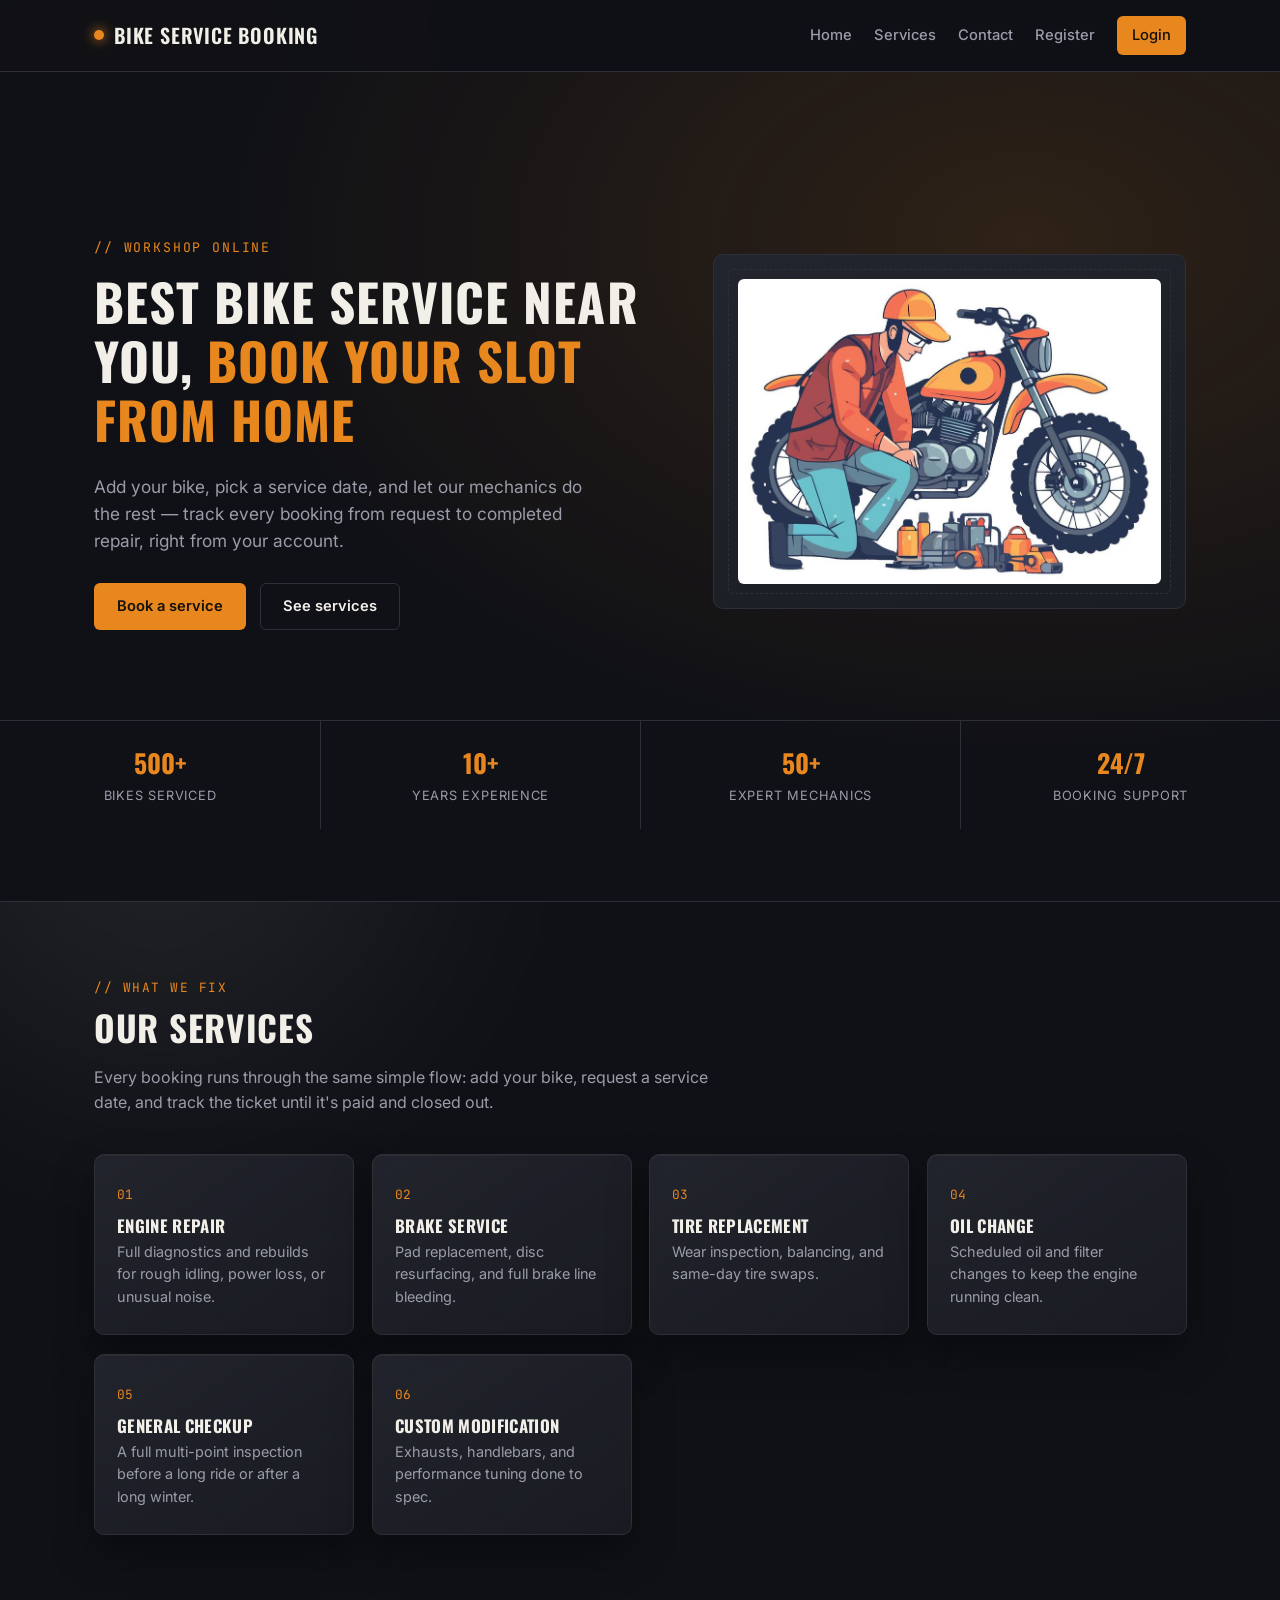
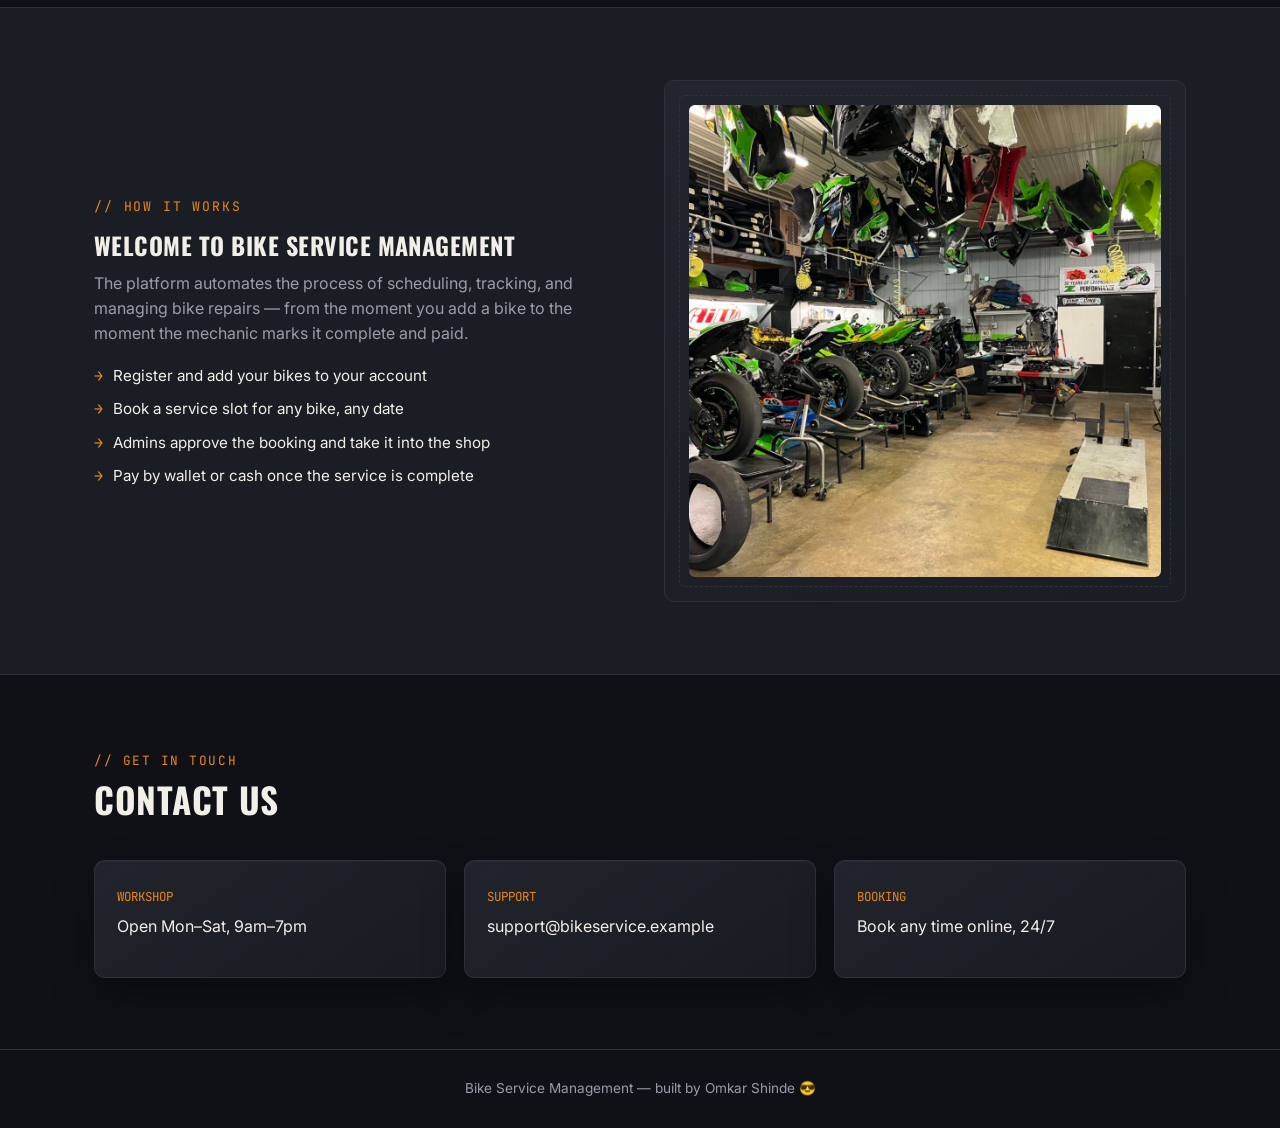
<file: frontend/index.html>
<!DOCTYPE html>
<html lang="en">
<head>
<meta charset="UTF-8" />
<meta name="viewport" content="width=device-width, initial-scale=1.0" />
<title>Bike Service Booking — Book your slot from home</title>
<link rel="preconnect" href="https://fonts.googleapis.com">
<link href="https://fonts.googleapis.com/css2?family=Oswald:wght@500;600;700&family=Inter:wght@400;500;600&family=JetBrains+Mono:wght@400;500&display=swap" rel="stylesheet">
<link rel="stylesheet" href="css/style.css" />
</head>
<body>

<header class="site-header">
  <nav class="nav">
    <a href="/index.html" class="brand"><span class="dot"></span> Bike Service Booking</a>
    <div class="nav-links" id="nav-links"></div>
  </nav>
</header>

<section class="hero">
  <div class="container">
    <div>
      <span class="hero-eyebrow">// workshop online</span>
      <h1>Best bike service near you, <span>book your slot from home</span></h1>
      <p class="lead">Add your bike, pick a service date, and let our mechanics do the rest — track every booking from request to completed repair, right from your account.</p>
      <div class="hero-actions">
        <a href="/register.html" class="btn btn-primary">Book a service</a>
        <a href="#services" class="btn btn-outline">See services</a>
      </div>
    </div>
    <div class="hero-art">
      <img src="assets/moto.jpg" alt="Bike being serviced">
    </div>
  </div>
  <div class="hero-stats">
    <div><strong>500+</strong><span>Bikes serviced</span></div>
    <div><strong>10+</strong><span>Years experience</span></div>
    <div><strong>50+</strong><span>Expert mechanics</span></div>
    <div><strong>24/7</strong><span>Booking support</span></div>
  </div>
</section>

<section id="services">
  <div class="container">
    <div class="section-head">
      <span class="kicker">// what we fix</span>
      <h2>Our services</h2>
      <p>Every booking runs through the same simple flow: add your bike, request a service date, and track the ticket until it's paid and closed out.</p>
    </div>
    <div class="services-grid">
      <div class="service-card"><span class="num">01</span><h3>Engine Repair</h3><p>Full diagnostics and rebuilds for rough idling, power loss, or unusual noise.</p></div>
      <div class="service-card"><span class="num">02</span><h3>Brake Service</h3><p>Pad replacement, disc resurfacing, and full brake line bleeding.</p></div>
      <div class="service-card"><span class="num">03</span><h3>Tire Replacement</h3><p>Wear inspection, balancing, and same-day tire swaps.</p></div>
      <div class="service-card"><span class="num">04</span><h3>Oil Change</h3><p>Scheduled oil and filter changes to keep the engine running clean.</p></div>
      <div class="service-card"><span class="num">05</span><h3>General Checkup</h3><p>A full multi-point inspection before a long ride or after a long winter.</p></div>
      <div class="service-card"><span class="num">06</span><h3>Custom Modification</h3><p>Exhausts, handlebars, and performance tuning done to spec.</p></div>
    </div>
  </div>
</section>

<section id="about" style="background:var(--bg-panel); border-top:1px solid var(--border); border-bottom:1px solid var(--border)">
  <div class="container about-grid">
    <div>
      <span class="hero-eyebrow">// how it works</span>
      <h2>Welcome to Bike Service Management</h2>
      <p>The platform automates the process of scheduling, tracking, and managing bike repairs — from the moment you add a bike to the moment the mechanic marks it complete and paid.</p>
      <ul>
        <li>Register and add your bikes to your account</li>
        <li>Book a service slot for any bike, any date</li>
        <li>Admins approve the booking and take it into the shop</li>
        <li>Pay by wallet or cash once the service is complete</li>
      </ul>
    </div>
    <div class="hero-art" style="aspect-ratio:1/1">
      <img src="assets/IMG.jpg" alt="Bike service workflow">
    </div>
  </div>
</section>

<section id="contact">
  <div class="container">
    <div class="section-head">
      <span class="kicker">// get in touch</span>
      <h2>Contact us</h2>
    </div>
    <div class="contact-grid">
      <div class="contact-card"><span class="kicker">Workshop</span><p>Open Mon–Sat, 9am–7pm</p></div>
      <div class="contact-card"><span class="kicker">Support</span><p>support@bikeservice.example</p></div>
      <div class="contact-card"><span class="kicker">Booking</span><p>Book any time online, 24/7</p></div>
    </div>
  </div>
</section>

<footer class="site-footer">
  <div class="container">Bike Service Management — built by Omkar Shinde 😎</div>
</footer>

<script src="js/api.js"></script>
</body>
</html>
</file>
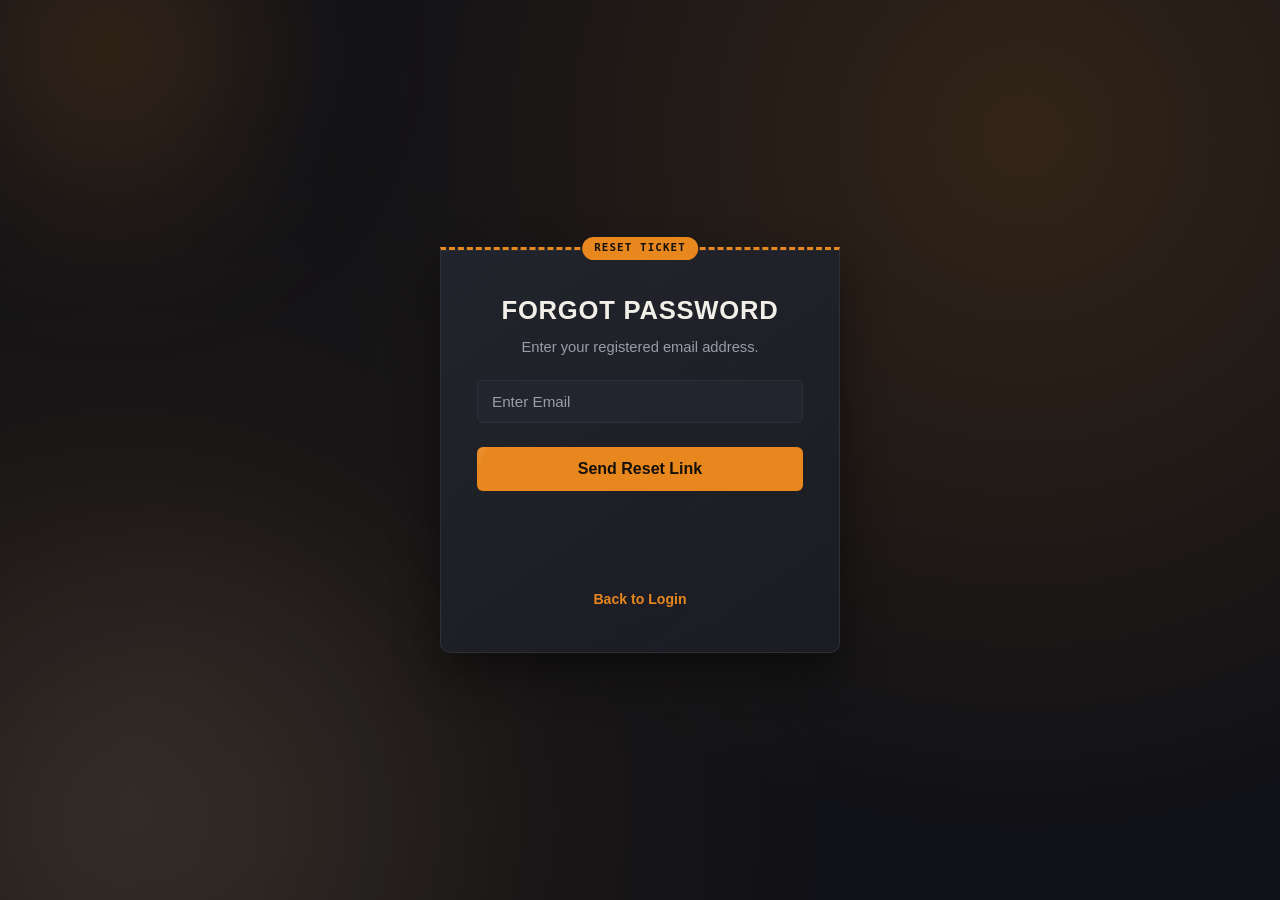
<file: frontend/forgot-password.html>
<!DOCTYPE html>
<html lang="en">

<head>
    <meta charset="UTF-8">
    <meta name="viewport" content="width=device-width, initial-scale=1.0">
    <title>Forgot Password</title>

    <link rel="stylesheet" href="css/style.css">
</head>



<body class="reset-page">

    <div class="container">

        <h2>Forgot Password</h2>

        <p>Enter your registered email address.</p>

        <input
            type="email"
            id="email"
            placeholder="Enter Email"
            required>

        <br><br>

        <button onclick="sendResetLink()">
            Send Reset Link
        </button>

        <br><br>

        <p id="message"></p>

        <a href="login.html">
            Back to Login
        </a>

    </div>

    <script src="js/forgot-password.js"></script>

</body>

</html>
</file>
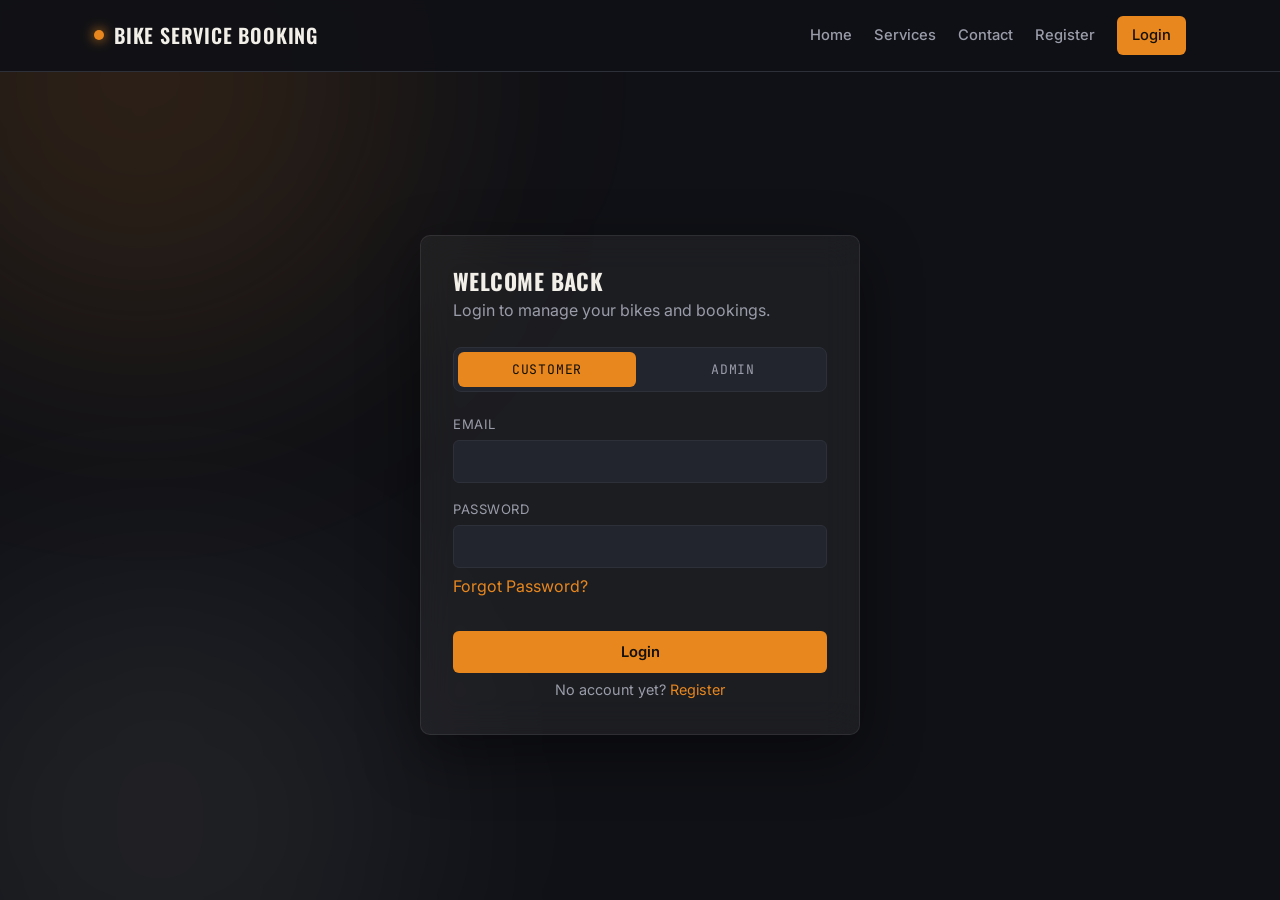
<file: frontend/login.html>
<!DOCTYPE html>
<html lang="en">
<head>
<meta charset="UTF-8" />
<meta name="viewport" content="width=device-width, initial-scale=1.0" />
<title>Login — Bike Service Booking</title>
<link rel="preconnect" href="https://fonts.googleapis.com">
<link href="https://fonts.googleapis.com/css2?family=Oswald:wght@500;600;700&family=Inter:wght@400;500;600&family=JetBrains+Mono:wght@400;500&display=swap" rel="stylesheet">
<link rel="stylesheet" href="css/style.css" />
</head>
<body>

<header class="site-header">
  <nav class="nav">
    <a href="/index.html" class="brand"><span class="dot"></span> Bike Service Booking</a>
    <div class="nav-links" id="nav-links"></div>
  </nav>
</header>

<div class="auth-wrap">
  <div class="card card-narrow">
    <h2>Welcome back</h2>
    <p class="subtitle">Login to manage your bikes and bookings.</p>

    <div class="role-toggle">
      <button type="button" class="active" data-role="customer">Customer</button>
      <button type="button" data-role="admin">Admin</button>
    </div>

    <div id="alert" class="alert"></div>

    <form id="login-form">
      <div class="field">
        <label>Email</label>
        <input type="email" name="email" required />
      </div>
      <div class="field">
        <label>Password</label>
        <input type="password" name="password" required />
        <p>
           <a href="forgot-password.html">
               Forgot Password?
           </a>
        </p>
      </div>
      <button type="submit" class="btn btn-primary btn-block" id="submit-btn">Login</button>
      <div class="form-foot">No account yet? <a href="/register.html">Register</a></div>
    </form>
  </div>
</div>

<script src="js/api.js"></script>
<script>
  let role = "customer";
  document.querySelectorAll(".role-toggle button").forEach((btn) => {
    btn.addEventListener("click", () => {
      document.querySelectorAll(".role-toggle button").forEach((b) => b.classList.remove("active"));
      btn.classList.add("active");
      role = btn.dataset.role;
    });
  });

  const form = document.getElementById("login-form");
  const alertEl = document.getElementById("alert");
  const submitBtn = document.getElementById("submit-btn");

  form.addEventListener("submit", async (e) => {
    e.preventDefault();
    alertEl.classList.remove("show");
    submitBtn.disabled = true;
    submitBtn.textContent = "Logging in…";

    const fd = new FormData(form);
    const payload = { role, email: fd.get("email"), password: fd.get("password") };

    try {
      const data = await apiFetch("/api/auth/login", { method: "POST", body: payload, auth: false });
      Session.setSession(data.access_token, data.user);
      window.location.href = role === "admin" ? "/admin/all-bookings.html" : "/customer/my-bikes.html";
    } catch (err) {
      showAlert(alertEl, err.message);
      submitBtn.disabled = false;
      submitBtn.textContent = "Login";
    }
  });
</script>
</body>
</html>
</file>
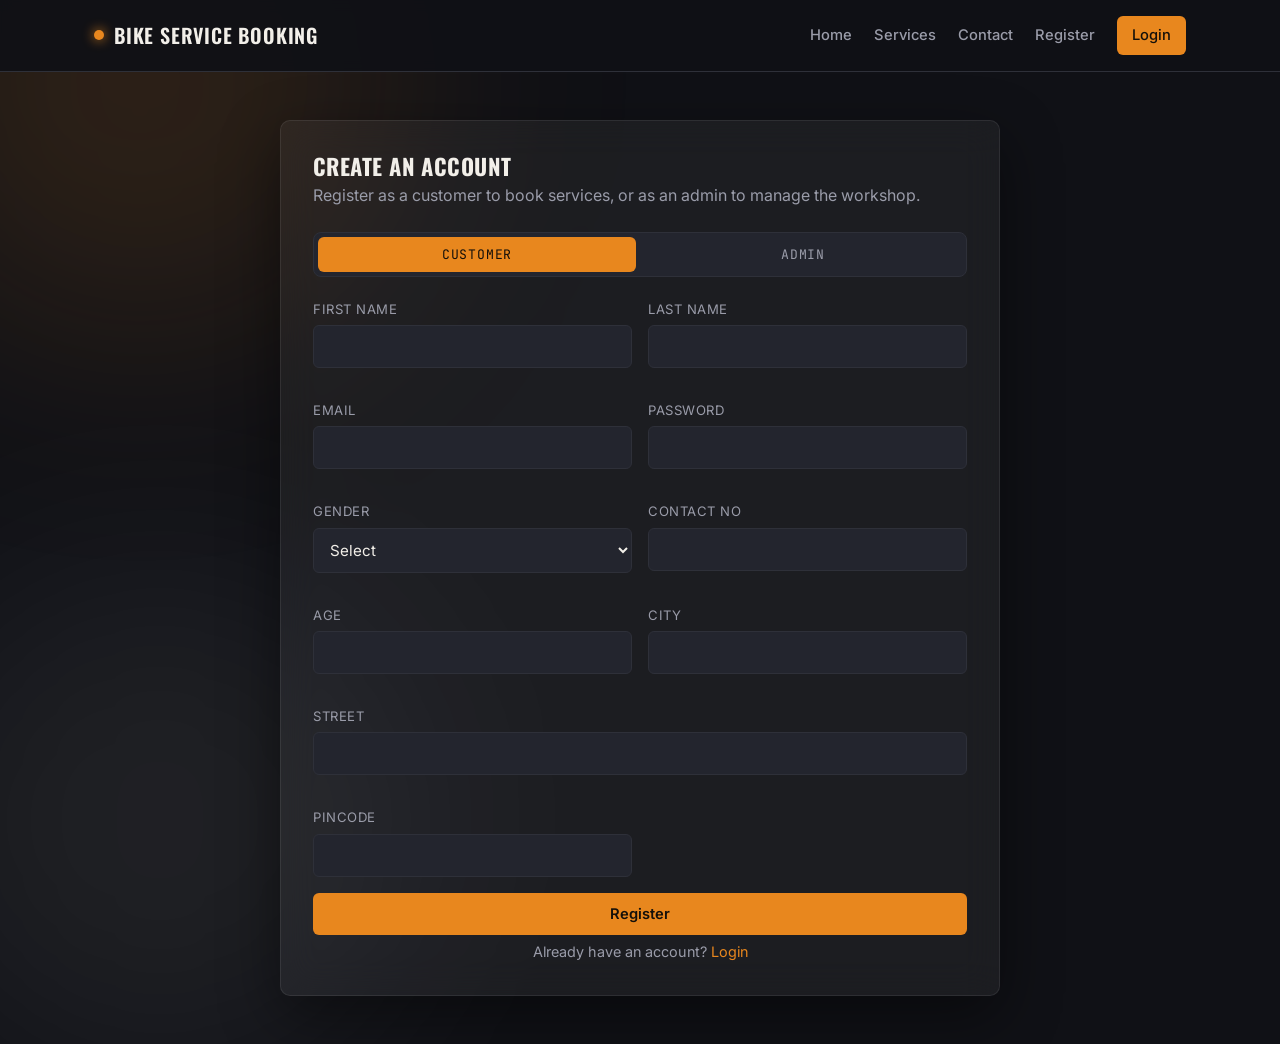
<file: frontend/register.html>
<!DOCTYPE html>
<html lang="en">
<head>
<meta charset="UTF-8" />
<meta name="viewport" content="width=device-width, initial-scale=1.0" />
<title>Register — Bike Service Booking</title>
<link rel="preconnect" href="https://fonts.googleapis.com">
<link href="https://fonts.googleapis.com/css2?family=Oswald:wght@500;600;700&family=Inter:wght@400;500;600&family=JetBrains+Mono:wght@400;500&display=swap" rel="stylesheet">
<link rel="stylesheet" href="css/style.css" />
</head>
<body>

<header class="site-header">
  <nav class="nav">
    <a href="/index.html" class="brand"><span class="dot"></span> Bike Service Booking</a>
    <div class="nav-links" id="nav-links"></div>
  </nav>
</header>

<div class="auth-wrap">
  <div class="card card-wide">
    <h2>Create an account</h2>
    <p class="subtitle">Register as a customer to book services, or as an admin to manage the workshop.</p>

    <div class="role-toggle">
      <button type="button" class="active" data-role="customer">Customer</button>
      <button type="button" data-role="admin">Admin</button>
    </div>

    <div id="alert" class="alert"></div>

    <form id="register-form">
      <div class="form-grid">
        <div class="field">
          <label>First name</label>
          <input type="text" name="first_name" required />
        </div>
        <div class="field">
          <label>Last name</label>
          <input type="text" name="last_name" required />
        </div>
        <div class="field">
          <label>Email</label>
          <input type="email" name="email" required />
        </div>
        <div class="field">
          <label>Password</label>
          <input type="password" name="password" minlength="6" required />
        </div>
        <div class="field">
          <label>Gender</label>
          <select name="gender">
            <option value="">Select</option>
            <option>Male</option>
            <option>Female</option>
            <option>Other</option>
          </select>
        </div>
        <div class="field">
          <label>Contact no</label>
          <input type="text" name="contact_no" />
        </div>
        <div class="field">
          <label>Age</label>
          <input type="number" name="age" min="1" />
        </div>
        <div class="field">
          <label>City</label>
          <input type="text" name="city" />
        </div>
        <div class="field full">
          <label>Street</label>
          <input type="text" name="street" />
        </div>
        <div class="field">
          <label>Pincode</label>
          <input type="text" name="pincode" />
        </div>
        <div class="field full hidden" id="admin-code-field">
          <label>Admin code</label>
          <input type="password" name="admin_code" autocomplete="off" />
        </div>
      </div>
      <button type="submit" class="btn btn-primary btn-block" id="submit-btn">Register</button>
      <div class="form-foot">Already have an account? <a href="/login.html">Login</a></div>
    </form>
  </div>
</div>

<script src="js/api.js"></script>
<script>
  let role = "customer";
  const adminCodeField = document.getElementById("admin-code-field");
  document.querySelectorAll(".role-toggle button").forEach((btn) => {
    btn.addEventListener("click", () => {
      document.querySelectorAll(".role-toggle button").forEach((b) => b.classList.remove("active"));
      btn.classList.add("active");
      role = btn.dataset.role;
      adminCodeField.classList.toggle("hidden", role !== "admin");
    });
  });

  const form = document.getElementById("register-form");
  const alertEl = document.getElementById("alert");
  const submitBtn = document.getElementById("submit-btn");

  form.addEventListener("submit", async (e) => {
    e.preventDefault();
    alertEl.classList.remove("show");
    submitBtn.disabled = true;
    submitBtn.textContent = "Registering…";

    const fd = new FormData(form);
    const payload = {
      role,
      first_name: fd.get("first_name"),
      last_name: fd.get("last_name"),
      email: fd.get("email"),
      password: fd.get("password"),
      gender: fd.get("gender") || null,
      contact_no: fd.get("contact_no") || null,
      age: fd.get("age") ? Number(fd.get("age")) : null,
      street: fd.get("street") || null,
      city: fd.get("city") || null,
      pincode: fd.get("pincode") || null,
      admin_code: role === "admin" ? fd.get("admin_code") : null,
    };

    try {
      const data = await apiFetch("/api/auth/register", { method: "POST", body: payload, auth: false });
      Session.setSession(data.access_token, data.user);
      window.location.href = role === "admin" ? "/admin/all-bookings.html" : "/customer/my-bikes.html";
    } catch (err) {
      showAlert(alertEl, err.message);
      submitBtn.disabled = false;
      submitBtn.textContent = "Register";
    }
  });
</script>
</body>
</html>
</file>
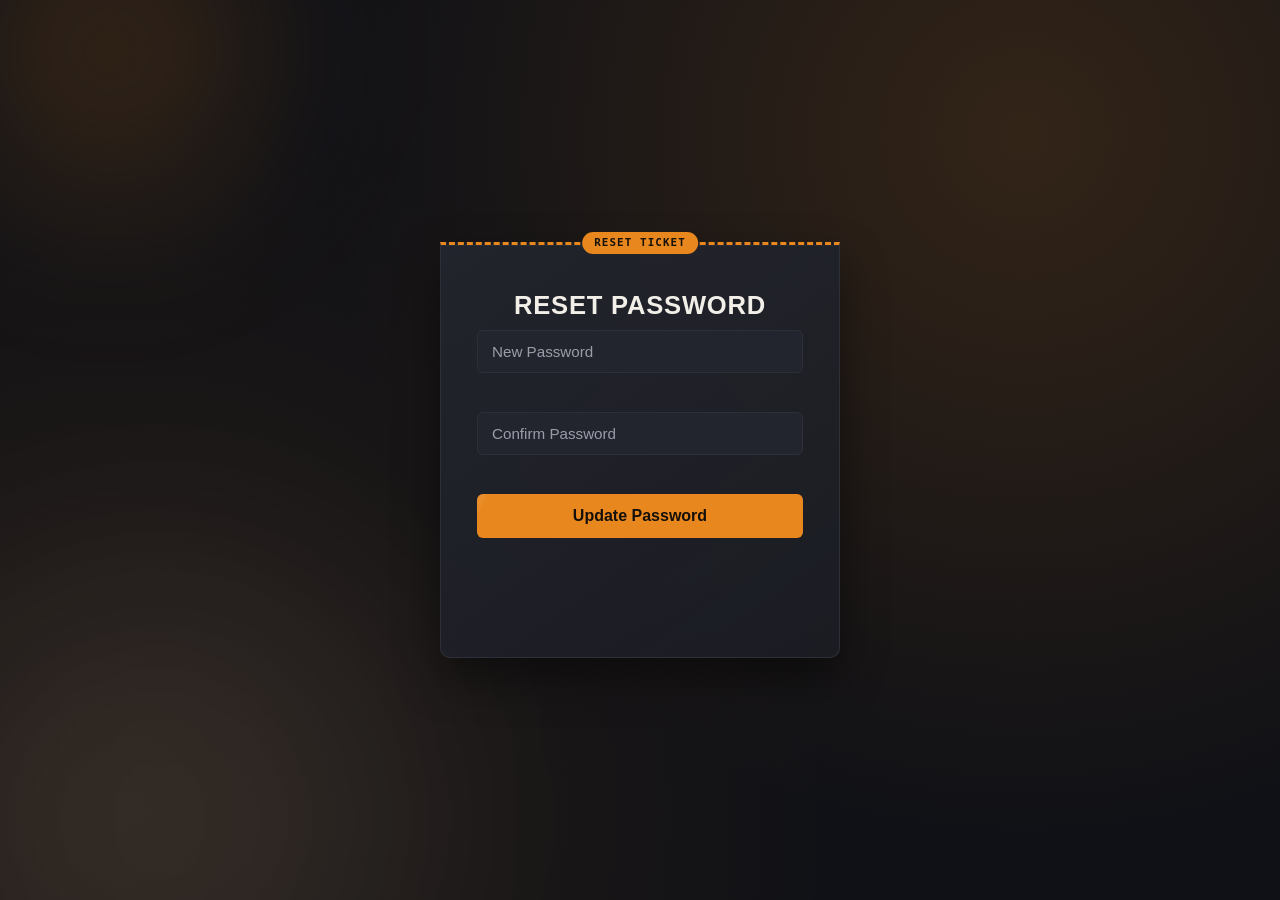
<file: frontend/reset-password.html>
<!DOCTYPE html>
<html lang="en">

<head>
    <meta charset="UTF-8">
    <meta name="viewport" content="width=device-width, initial-scale=1.0">
    <title>Reset Password</title>

    <link rel="stylesheet" href="css/style.css">
</head>

<body class="reset-page">

    <div class="container">

        <h2>Reset Password</h2>

        <input
            type="password"
            id="password"
            placeholder="New Password"
            required>

        <br><br>

        <input
            type="password"
            id="confirm_password"
            placeholder="Confirm Password"
            required>

        <br><br>

        <button onclick="resetPassword()">
            Update Password
        </button>

        <br><br>

        <p id="message"></p>

    </div>

    <script src="js/reset-password.js"></script>

</body>

</html>
</file>
<file: frontend/css/style.css>
/* ===========================================================
   Bike Service Booking — visual identity
   A late-night garage: charcoal bays, a single amber work-lamp,
   booking tickets styled like torn repair tags off the wall.
   =========================================================== */
 
:root {
    --bg: #101116;
    --bg-panel: #1B1D24;
    --bg-elevated: #23252E;
    --text: #F2EFE9;
    --text-muted: #9A9CA9;
    --accent: #E8871E;
    --accent-dark: #C76A0F;
    --accent-soft: rgba(232, 135, 30, 0.14);
    --danger: #E2564F;
    --danger-soft: rgba(226, 86, 79, 0.14);
    --success: #4FAE72;
    --success-soft: rgba(79, 174, 114, 0.14);
    --border: #2E3039;
    --radius: 10px;
    --font-display: "Oswald", sans-serif;
    --font-body: "Inter", sans-serif;
    --font-mono: "JetBrains Mono", monospace;
}
 
* {
    box-sizing: border-box;
}
 
html {
    scroll-behavior: smooth;
}
 
body {
    margin: 0;
    background: var(--bg);
    color: var(--text);
    font-family: var(--font-body);
    line-height: 1.55;
    -webkit-font-smoothing: antialiased;
}
 
h1,
h2,
h3,
h4 {
    font-family: var(--font-display);
    text-transform: uppercase;
    letter-spacing: 0.02em;
    line-height: 1.15;
    margin: 0 0 0.5em;
}
 
a {
    color: var(--accent);
    text-decoration: none;
}
 
a:hover {
    text-decoration: underline;
}
 
p {
    color: var(--text-muted);
    margin: 0 0 1em;
}
 
.container {
    max-width: 1140px;
    margin: 0 auto;
    padding: 0 24px;
}
 
/* ---------- Nav ---------- */
.site-header {
    position: sticky;
    top: 0;
    z-index: 50;
    background: rgba(16, 17, 22, 0.92);
    backdrop-filter: blur(6px);
    border-bottom: 1px solid var(--border);
}
 
.nav {
    display: flex;
    align-items: center;
    justify-content: space-between;
    padding: 16px 24px;
    max-width: 1140px;
    margin: 0 auto;
}
 
.brand {
    display: flex;
    align-items: center;
    gap: 10px;
    font-family: var(--font-display);
    font-size: 1.25rem;
    font-weight: 600;
    color: var(--text);
    text-decoration: none;
    text-transform: uppercase;
    letter-spacing: 0.04em;
}
 
.brand .dot {
    width: 10px;
    height: 10px;
    border-radius: 50%;
    background: var(--accent);
    box-shadow: 0 0 12px var(--accent);
}
 
.nav-links {
    display: flex;
    align-items: center;
    gap: 22px;
    flex-wrap: wrap;
}
 
.nav-links a {
    color: var(--text-muted);
    font-size: 0.92rem;
    font-weight: 500;
}
 
.nav-links a:hover,
.nav-links a.active {
    color: var(--accent);
    text-decoration: none;
}
 
.nav-links .btn {
    color: #14100A;
}
 
/* ---------- Buttons ---------- */
.btn {
    display: inline-flex;
    align-items: center;
    justify-content: center;
    gap: 8px;
    font-family: var(--font-body);
    font-weight: 600;
    font-size: 0.92rem;
    padding: 11px 22px;
    border-radius: 6px;
    border: 1px solid transparent;
    cursor: pointer;
    transition: transform 0.12s ease, background 0.15s ease, border-color 0.15s ease;
    text-decoration: none;
}
 
.btn:hover {
    text-decoration: none;
    transform: translateY(-1px);
}
 
.btn-primary {
    background: var(--accent);
    color: #14100A;
}
 
.btn-primary:hover {
    background: var(--accent-dark);
}
 
.btn-outline {
    background: transparent;
    border-color: var(--border);
    color: var(--text);
}
 
.btn-outline:hover {
    border-color: var(--accent);
    color: var(--accent);
}
 
.btn-danger {
    background: var(--danger-soft);
    color: var(--danger);
    border-color: rgba(226, 86, 79, 0.3);
}
 
.btn-danger:hover {
    background: var(--danger);
    color: #fff;
}
 
.btn-sm {
    padding: 7px 14px;
    font-size: 0.82rem;
}
 
.btn-block {
    width: 100%;
}
 
.btn[disabled] {
    opacity: 0.5;
    cursor: not-allowed;
    transform: none;
}
 
/* ---------- Hero ---------- */
.hero {
    position: relative;
    overflow: hidden;
    background: radial-gradient(ellipse at 80% 20%, var(--accent-soft), transparent 55%), var(--bg);
    border-bottom: 1px solid var(--border);
}
 
.hero .container {
    display: grid;
    grid-template-columns: 1.1fr 0.9fr;
    gap: 40px;
    align-items: center;
    padding: 90px 24px;
}
 
.hero-eyebrow {
    font-family: var(--font-mono);
    color: var(--accent);
    font-size: 0.82rem;
    letter-spacing: 0.14em;
    text-transform: uppercase;
    margin-bottom: 14px;
    display: inline-block;
}
 
.hero h1 {
    font-size: clamp(2.1rem, 4vw, 3.4rem);
    color: var(--text);
}
 
.hero h1 span {
    color: var(--accent);
}
 
.hero p.lead {
    font-size: 1.08rem;
    max-width: 46ch;
}
 
.hero-actions {
    display: flex;
    gap: 14px;
    margin-top: 28px;
    flex-wrap: wrap;
}
 
.hero-art {
    aspect-ratio: 4/3;
    border-radius: var(--radius);
    border: 1px solid var(--border);
    background: linear-gradient(160deg, var(--bg-elevated), var(--bg-panel));
    display: flex;
    align-items: center;
    justify-content: center;
    font-family: var(--font-mono);
    color: var(--text-muted);
    text-align: center;
    padding: 24px;
    position: relative;
}
 
.hero-art::before {
    content: "";
    position: absolute;
    inset: 14px;
    border: 1px dashed var(--border);
    border-radius: 6px;
}
 
.hero-stats {
    display: grid;
    grid-template-columns: repeat(4, 1fr);
    border-top: 1px solid var(--border);
}
 
.hero-stats div {
    padding: 22px 24px;
    text-align: center;
    border-left: 1px solid var(--border);
}
 
.hero-stats div:first-child {
    border-left: none;
}
 
.hero-stats strong {
    display: block;
    font-family: var(--font-display);
    font-size: 1.6rem;
    color: var(--accent);
}
 
.hero-stats span {
    font-size: 0.8rem;
    color: var(--text-muted);
    text-transform: uppercase;
    letter-spacing: 0.06em;
}
 
.hero-art img {
    width: 100%;
    height: 100%;
    object-fit: cover;
    border-radius: 6px;
}
 
/* ---------- Sections ---------- */
section {
    padding: 72px 0;
}
 
.section-head {
    max-width: 640px;
    margin-bottom: 40px;
}
 
.section-head .kicker {
    font-family: var(--font-mono);
    color: var(--accent);
    font-size: 0.8rem;
    text-transform: uppercase;
    letter-spacing: 0.12em;
}
 
.section-head h2 {
    font-size: clamp(1.6rem, 3vw, 2.2rem);
    color: var(--text);
    margin-top: 8px;
}
 
.services-grid {
    display: grid;
    grid-template-columns: repeat(auto-fit, minmax(220px, 1fr));
    gap: 18px;
}
 
.service-card {
    background: var(--bg-panel);
    border: 1px solid var(--border);
    border-radius: var(--radius);
    padding: 26px 22px;
    transition: border-color 0.15s ease, transform 0.15s ease;
}
 
.service-card:hover {
    border-color: var(--accent);
    transform: translateY(-3px);
}
 
.service-card .num {
    font-family: var(--font-mono);
    color: var(--accent);
    font-size: 0.8rem;
}
 
.service-card h3 {
    font-size: 1.05rem;
    margin: 10px 0 6px;
    color: var(--text);
}
 
.service-card p {
    font-size: 0.9rem;
    margin: 0;
}
 
.about-grid {
    display: grid;
    grid-template-columns: 1fr 1fr;
    gap: 48px;
    align-items: center;
}
 
.about-grid ul {
    list-style: none;
    padding: 0;
    margin: 18px 0 0;
    display: grid;
    gap: 10px;
}
 
.about-grid li {
    display: flex;
    gap: 10px;
    align-items: baseline;
    color: var(--text);
    font-size: 0.95rem;
}
 
.about-grid li::before {
    content: "→";
    color: var(--accent);
    font-family: var(--font-mono);
}
 
.contact-grid {
    display: grid;
    grid-template-columns: repeat(3, 1fr);
    gap: 18px;
}
 
.contact-card {
    background: var(--bg-panel);
    border: 1px solid var(--border);
    border-radius: var(--radius);
    padding: 22px;
}
 
.contact-card .kicker {
    font-family: var(--font-mono);
    color: var(--accent);
    font-size: 0.78rem;
    text-transform: uppercase;
}
 
.contact-card p {
    color: var(--text);
    margin-top: 6px;
}
 
footer.site-footer {
    border-top: 1px solid var(--border);
    padding: 28px 0;
    text-align: center;
    color: var(--text-muted);
    font-size: 0.85rem;
}
 
/* ---------- Auth / forms ---------- */
.auth-wrap {
    min-height: calc(100vh - 74px);
    display: flex;
    align-items: center;
    justify-content: center;
    padding: 48px 20px;
}
 
.card {
    background: var(--bg-panel);
    border: 1px solid var(--border);
    border-radius: var(--radius);
    padding: 32px;
    width: 100%;
}
 
.card-narrow {
    max-width: 440px;
}
 
.card-wide {
    max-width: 720px;
}
 
.card h2 {
    font-size: 1.4rem;
    margin-bottom: 4px;
}
 
.card .subtitle {
    margin-bottom: 24px;
}
 
.role-toggle {
    display: flex;
    gap: 8px;
    margin-bottom: 22px;
    background: var(--bg-elevated);
    padding: 4px;
    border-radius: 8px;
    border: 1px solid var(--border);
}
 
.role-toggle button {
    flex: 1;
    padding: 9px;
    border: none;
    background: transparent;
    color: var(--text-muted);
    font-family: var(--font-mono);
    font-size: 0.82rem;
    text-transform: uppercase;
    letter-spacing: 0.06em;
    border-radius: 6px;
    cursor: pointer;
    transition: all 0.15s ease;
}
 
.role-toggle button.active {
    background: var(--accent);
    color: #14100A;
}
 
.form-grid {
    display: grid;
    grid-template-columns: 1fr 1fr;
    gap: 16px;
}
 
.form-grid .full {
    grid-column: 1 / -1;
}
 
.field {
    display: flex;
    flex-direction: column;
    gap: 6px;
    margin-bottom: 16px;
}
 
.field label {
    font-size: 0.82rem;
    color: var(--text-muted);
    text-transform: uppercase;
    letter-spacing: 0.04em;
}
 
.field input,
.field select,
.field textarea {
    background: var(--bg-elevated);
    border: 1px solid var(--border);
    border-radius: 6px;
    padding: 11px 12px;
    color: var(--text);
    font-family: var(--font-body);
    font-size: 0.95rem;
}
 
.field input:focus,
.field select:focus,
.field textarea:focus {
    outline: none;
    border-color: var(--accent);
}
 
.field textarea {
    resize: vertical;
    min-height: 90px;
}
 
.form-foot {
    margin-top: 6px;
    text-align: center;
    color: var(--text-muted);
    font-size: 0.9rem;
}
 
.alert {
    padding: 12px 14px;
    border-radius: 6px;
    font-size: 0.88rem;
    margin-bottom: 18px;
    display: none;
}
 
.alert.show {
    display: block;
}
 
.alert-error {
    background: var(--danger-soft);
    color: var(--danger);
    border: 1px solid rgba(226, 86, 79, 0.3);
}
 
.alert-success {
    background: var(--success-soft);
    color: var(--success);
    border: 1px solid rgba(79, 174, 114, 0.3);
}

.alert-info {
    background: rgba(120, 130, 145, 0.12);
    color: var(--muted, #78829a);
    border: 1px solid rgba(120, 130, 145, 0.3);
}
 
/* ---------- App shell (dashboards) ---------- */
.app-main {
    max-width: 1140px;
    margin: 0 auto;
    padding: 44px 24px 80px;
}
 
.page-head {
    display: flex;
    align-items: baseline;
    justify-content: space-between;
    gap: 16px;
    margin-bottom: 28px;
    flex-wrap: wrap;
}
 
.page-head h1 {
    font-size: 1.6rem;
    margin: 0;
}
 
.page-head .eyebrow {
    font-family: var(--font-mono);
    color: var(--accent);
    font-size: 0.78rem;
    text-transform: uppercase;
    letter-spacing: 0.1em;
    display: block;
    margin-bottom: 6px;
}
 
.stat-row {
    display: grid;
    grid-template-columns: repeat(auto-fit, minmax(160px, 1fr));
    gap: 14px;
    margin-bottom: 32px;
}
 
.stat-box {
    background: var(--bg-panel);
    border: 1px solid var(--border);
    border-radius: var(--radius);
    padding: 18px 20px;
}
 
.stat-box strong {
    display: block;
    font-family: var(--font-display);
    font-size: 1.7rem;
    color: var(--accent);
}
 
.stat-box span {
    color: var(--text-muted);
    font-size: 0.8rem;
    text-transform: uppercase;
    letter-spacing: 0.05em;
}
 
.empty-state {
    border: 1px dashed var(--border);
    border-radius: var(--radius);
    padding: 44px 24px;
    text-align: center;
    color: var(--text-muted);
}
 
/* ---------- Tables ---------- */
.table-wrap {
    overflow-x: auto;
    border: 1px solid var(--border);
    border-radius: var(--radius);
    background: var(--bg-panel);
}
 
table {
    width: 100%;
    border-collapse: collapse;
    min-width: 720px;
}
 
thead th {
    text-align: left;
    font-family: var(--font-mono);
    font-size: 0.72rem;
    text-transform: uppercase;
    letter-spacing: 0.06em;
    color: var(--text-muted);
    padding: 12px 16px;
    border-bottom: 1px solid var(--border);
    white-space: nowrap;
}
 
tbody td {
    padding: 14px 16px;
    border-bottom: 1px solid var(--border);
    font-size: 0.88rem;
    vertical-align: middle;
    white-space: nowrap;
}
 
tbody tr:last-child td {
    border-bottom: none;
}
 
tbody tr:hover {
    background: var(--bg-elevated);
}
 
.mono {
    font-family: var(--font-mono);
    font-size: 0.82rem;
}
 
/* ---------- Ticket / badge ---------- */
.badge {
    display: inline-flex;
    align-items: center;
    gap: 6px;
    padding: 4px 10px;
    border-radius: 999px;
    font-family: var(--font-mono);
    font-size: 0.72rem;
    text-transform: uppercase;
    letter-spacing: 0.05em;
    border: 1px solid transparent;
}
 
.badge-pending {
    background: var(--accent-soft);
    color: var(--accent);
    border-color: rgba(232, 135, 30, 0.3);
}
 
.badge-approved,
.badge-completed {
    background: var(--success-soft);
    color: var(--success);
    border-color: rgba(79, 174, 114, 0.3);
}
 
.badge-cancelled {
    background: var(--danger-soft);
    color: var(--danger);
    border-color: rgba(226, 86, 79, 0.3);
}
 
.ticket {
    background: var(--bg-panel);
    border: 1px solid var(--border);
    border-top: 3px dashed var(--accent);
    border-radius: 0 0 var(--radius) var(--radius);
    padding: 18px 20px;
    margin-bottom: 14px;
}
 
.ticket-head {
    display: flex;
    justify-content: space-between;
    align-items: center;
    margin-bottom: 10px;
}
 
.ticket-code {
    font-family: var(--font-mono);
    color: var(--accent);
    font-size: 0.9rem;
}
 
.ticket-grid {
    display: grid;
    grid-template-columns: repeat(auto-fit, minmax(140px, 1fr));
    gap: 10px;
    margin-bottom: 12px;
}
 
.ticket-grid div span {
    display: block;
    font-size: 0.72rem;
    color: var(--text-muted);
    text-transform: uppercase;
    letter-spacing: 0.05em;
}
 
.ticket-grid div strong {
    font-size: 0.9rem;
    color: var(--text);
    font-weight: 500;
}
 
.ticket-actions {
    display: flex;
    gap: 10px;
    flex-wrap: wrap;
}
 
/* ---------- Utility ---------- */
.grid-2 {
    display: grid;
    grid-template-columns: 1fr 1fr;
    gap: 22px;
}
 
.muted {
    color: var(--text-muted);
}
 
.mt-0 {
    margin-top: 0;
}
 
.hidden {
    display: none !important;
}
 
@media (max-width: 860px) {
    .hero .container {
        grid-template-columns: 1fr;
        padding-top: 48px;
    }
 
    .about-grid {
        grid-template-columns: 1fr;
    }
 
    .contact-grid {
        grid-template-columns: 1fr;
    }
 
    .hero-stats {
        grid-template-columns: repeat(2, 1fr);
    }
 
    .grid-2 {
        grid-template-columns: 1fr;
    }
 
    .form-grid {
        grid-template-columns: 1fr;
    }
 
    .nav-links {
        display: none;
    }
}
 
/* ===========================================================
   PREMIUM ANIMATION & ENHANCEMENTS
   =========================================================== */
 
/* ---------- Animated Background ---------- */
 
body {
    position: relative;
    overflow-x: hidden;
}
 
body::before {
    content: "";
    position: fixed;
    width: 500px;
    height: 500px;
    top: -200px;
    right: -150px;
    background: radial-gradient(circle, rgba(232, 135, 30, 0.25), transparent 70%);
    filter: blur(80px);
    animation: glowMove 8s infinite alternate;
    z-index: -1;
}
 
body::after {
    content: "";
    position: fixed;
    width: 400px;
    height: 400px;
    bottom: -150px;
    left: -100px;
    background: radial-gradient(circle, rgba(232, 135, 30, 0.15), transparent 70%);
    filter: blur(70px);
    animation: glowMove2 10s infinite alternate;
    z-index: -1;
}
 
@keyframes glowMove {
    from { transform: translate(0, 0); }
    to { transform: translate(-80px, 80px); }
}
 
@keyframes glowMove2 {
    from { transform: translate(0, 0); }
    to { transform: translate(100px, -60px); }
}
 
/* ---------- Premium Card Effect ---------- */
 
.card,
.service-card,
.contact-card,
.stat-box,
.ticket {
    background: linear-gradient(145deg, rgba(35, 37, 46, 0.95), rgba(27, 29, 36, 0.85));
    backdrop-filter: blur(12px);
    box-shadow:
        0 20px 40px rgba(0, 0, 0, 0.35),
        inset 0 1px 0 rgba(255, 255, 255, 0.04);
    animation: cardAppear 0.7s ease forwards;
}
 
@keyframes cardAppear {
    from { opacity: 0; transform: translateY(40px) scale(0.95); }
    to { opacity: 1; transform: translateY(0) scale(1); }
}
 
/* ---------- Hover Floating Effect ---------- */
 
.service-card:hover,
.contact-card:hover,
.stat-box:hover,
.ticket:hover {
    transform: translateY(-10px);
    border-color: var(--accent);
    box-shadow: 0 25px 50px rgba(232, 135, 30, 0.15);
    transition: 0.35s ease;
}
 
/* ---------- Premium Buttons ---------- */
 
.btn-primary {
    position: relative;
    overflow: hidden;
}
 
.btn-primary::before {
    content: "";
    position: absolute;
    top: 0;
    left: -100%;
    width: 100%;
    height: 100%;
    background: linear-gradient(120deg, transparent, rgba(255, 255, 255, 0.4), transparent);
    transition: 0.5s;
}
 
.btn-primary:hover::before {
    left: 100%;
}
 
.btn-primary:hover {
    box-shadow: 0 0 25px rgba(232, 135, 30, 0.6);
}
 
/* ---------- Input Premium Focus ---------- */
 
.field input,
.field select,
.field textarea {
    transition: all 0.3s ease;
}
 
.field input:focus,
.field select:focus,
.field textarea:focus {
    transform: translateY(-3px);
    box-shadow: 0 0 20px rgba(232, 135, 30, 0.25);
}
 
/* ---------- Navigation Animation ---------- */
 
.nav {
    animation: navDrop 0.8s ease;
}
 
@keyframes navDrop {
    from { opacity: 0; transform: translateY(-30px); }
    to { opacity: 1; transform: translateY(0); }
}
 
/* ---------- Hero Text Animation ---------- */
 
.hero h1 {
    animation: textReveal 1s ease;
}
 
.hero p {
    animation: textReveal 1.3s ease;
}
 
@keyframes textReveal {
    from { opacity: 0; transform: translateX(-50px); }
    to { opacity: 1; transform: translateX(0); }
}
 
/* ---------- Logo Glow ---------- */
 
.brand .dot {
    animation: pulseGlow 2s infinite;
}
 
@keyframes pulseGlow {
    0% { box-shadow: 0 0 5px var(--accent); }
    50% { box-shadow: 0 0 25px var(--accent); }
    100% { box-shadow: 0 0 5px var(--accent); }
}
 
/* ---------- Smooth Scroll Reveal ---------- */
 
section {
    animation: fadeSection 0.8s ease;
}
 
@keyframes fadeSection {
    from { opacity: 0; transform: translateY(30px); }
    to { opacity: 1; transform: translateY(0); }
}
 
/* ---------- Ticket Animation ---------- */
 
.ticket {
    position: relative;
    overflow: hidden;
}
 
.ticket::before {
    content: "";
    position: absolute;
    width: 100px;
    height: 100px;
    background: rgba(232, 135, 30, 0.15);
    border-radius: 50%;
    top: -50px;
    right: -50px;
    transition: 0.5s;
}
 
.ticket:hover::before {
    transform: scale(3);
}
 
/* ---------- Alert Glass Effect ---------- */
 
.alert {
    backdrop-filter: blur(8px);
    animation: alertDrop 0.35s ease;
}
 
@keyframes alertDrop {
    from { opacity: 0; transform: translateY(-8px); }
    to { opacity: 1; transform: translateY(0); }
}
 
/* ---------- Badge Shimmer ---------- */
 
.badge {
    position: relative;
    overflow: hidden;
}
 
.badge::before {
    content: "";
    position: absolute;
    top: 0;
    left: -60%;
    width: 60%;
    height: 100%;
    background: linear-gradient(120deg, transparent, rgba(255, 255, 255, 0.25), transparent);
    animation: badgeShine 3.2s ease-in-out infinite;
}
 
@keyframes badgeShine {
    0% { left: -60%; }
    50% { left: 130%; }
    100% { left: 130%; }
}
 
/* ---------- Mobile Improvement ---------- */
 
@media (max-width: 600px) {
    .card {
        padding: 24px;
    }
 
    h1 {
        font-size: 2rem;
    }
}
 

/* ===========================================================
   Forgot / Reset Password — standalone page
   Scoped under body.reset-page so it never collides with the
   site-wide body/.container/h2/p/a rules above. Add
   class="reset-page" to the <body> tag of the forgot-password
   page and keep its card wrapper as class="container" — no
   other markup changes needed.
   =========================================================== */

body.reset-page {
    min-height: 100vh;
    margin: 0;
    display: flex;
    align-items: center;
    justify-content: center;
    padding: 24px;
    background:
        radial-gradient(circle at 80% 15%, rgba(232, 135, 30, 0.16), transparent 55%),
        radial-gradient(circle at 10% 90%, rgba(232, 135, 30, 0.10), transparent 50%),
        var(--bg);
}

body.reset-page::before {
    content: "";
    position: fixed;
    top: -180px;
    right: -140px;
    width: 460px;
    height: 460px;
    background: radial-gradient(circle, rgba(232, 135, 30, 0.22), transparent 70%);
    filter: blur(70px);
    animation: glowMove 9s infinite alternate;
    z-index: -1;
}

.reset-page .container {
    width: 400px;
    max-width: 92vw;
    padding: 40px 36px;
    text-align: center;
    background: linear-gradient(145deg, rgba(35, 37, 46, 0.95), rgba(27, 29, 36, 0.9));
    border: 1px solid var(--border);
    border-top: 3px dashed var(--accent);
    border-radius: 0 0 var(--radius) var(--radius);
    box-shadow:
        0 20px 45px rgba(0, 0, 0, 0.45),
        inset 0 1px 0 rgba(255, 255, 255, 0.04);
    backdrop-filter: blur(12px);
    animation: slideUp 0.6s ease;
    position: relative;
}

.reset-page .container::before {
    content: "RESET TICKET";
    position: absolute;
    top: -13px;
    left: 50%;
    transform: translateX(-50%);
    background: var(--accent);
    color: #14100A;
    font-family: var(--font-mono);
    font-size: 0.68rem;
    letter-spacing: 0.1em;
    padding: 3px 12px;
    border-radius: 999px;
    text-transform: uppercase;
    font-weight: 700;
}

@keyframes slideUp {
    from { opacity: 0; transform: translateY(40px) scale(0.97); }
    to { opacity: 1; transform: translateY(0) scale(1); }
}

.reset-page h2 {
    font-family: var(--font-display);
    text-transform: uppercase;
    letter-spacing: 0.03em;
    color: var(--text);
    font-size: 1.6rem;
    margin: 6px 0 10px;
}

.reset-page p {
    color: var(--text-muted);
    font-size: 0.92rem;
    margin-bottom: 22px;
    line-height: 1.5;
}

.reset-page input[type="email"] {
    width: 100%;
    padding: 12px 14px;
    background: var(--bg-elevated);
    border: 1px solid var(--border);
    border-radius: 6px;
    color: var(--text);
    font-family: var(--font-body);
    font-size: 0.95rem;
    outline: none;
    transition: all 0.25s ease;
}

.reset-page input[type="email"]::placeholder {
    color: var(--text-muted);
}

.reset-page input[type="email"]:focus {
    border-color: var(--accent);
    transform: translateY(-2px);
    box-shadow: 0 0 18px rgba(232, 135, 30, 0.25);
}

.reset-page button {
    width: 100%;
    padding: 13px;
    border: none;
    border-radius: 6px;
    background: var(--accent);
    color: #14100A;
    font-family: var(--font-body);
    font-size: 1rem;
    font-weight: 700;
    cursor: pointer;
    position: relative;
    overflow: hidden;
    transition: background 0.2s ease, transform 0.15s ease, box-shadow 0.2s ease;
}

.reset-page button::before {
    content: "";
    position: absolute;
    top: 0;
    left: -100%;
    width: 100%;
    height: 100%;
    background: linear-gradient(120deg, transparent, rgba(255, 255, 255, 0.35), transparent);
    transition: left 0.5s ease;
}

.reset-page button:hover::before {
    left: 100%;
}

.reset-page button:hover {
    background: var(--accent-dark);
    transform: translateY(-2px);
    box-shadow: 0 0 22px rgba(232, 135, 30, 0.45);
}

.reset-page button:active {
    transform: scale(0.97);
}

.reset-page #message {
    margin-top: 16px;
    font-size: 0.88rem;
    font-weight: 600;
    min-height: 1.2em;
}

.reset-page #message.error {
    color: var(--danger);
}

.reset-page #message.success {
    color: var(--success);
}

.reset-page a {
    display: inline-block;
    margin-top: 18px;
    color: var(--accent);
    font-size: 0.88rem;
    font-weight: 600;
    text-decoration: none;
    transition: color 0.2s ease;
}

.reset-page a:hover {
    color: var(--accent-dark);
    text-decoration: underline;
}

@media (max-width: 450px) {
    .reset-page .container {
        width: 90%;
        padding: 30px 20px;
    }

    .reset-page h2 {
        font-size: 1.3rem;
    }
}


/* PREMIUM ENHANCEMENTS */
body::before,body::after{content:"";position:fixed;width:520px;height:520px;border-radius:50%;filter:blur(120px);z-index:-1;animation:floatLight 18s ease-in-out infinite alternate}
body::before{background:#e8871e22;top:-180px;left:-120px}
body::after{background:#fff1;right:-180px;bottom:-180px}
@keyframes floatLight{to{transform:translate(80px,60px)}}
.card,.panel,.form-container{backdrop-filter:blur(18px);background:rgba(255,255,255,.05);border:1px solid rgba(255,255,255,.08);box-shadow:0 20px 60px rgba(0,0,0,.45);transition:.45s transform,.45s box-shadow}
.card:hover,.panel:hover,.form-container:hover{transform:perspective(1200px) rotateX(4deg) rotateY(-4deg) translateY(-10px);box-shadow:0 35px 80px rgba(0,0,0,.6),0 0 30px rgba(232,135,30,.25)}
button,.btn{position:relative;overflow:hidden}
button::before,.btn::before{content:"";position:absolute;left:-120%;top:0;width:50%;height:100%;background:linear-gradient(90deg,transparent,rgba(255,255,255,.45),transparent);transform:skewX(-25deg)}
button:hover::before,.btn:hover::before{animation:shine .9s}
@keyframes shine{to{left:170%}}


/* Reset Password page — password inputs (reuses .reset-page theme) */
.reset-page input[type="password"] {
    width: 100%;
    padding: 12px 14px;
    margin-bottom: 14px;
    background: var(--bg-elevated);
    border: 1px solid var(--border);
    border-radius: 6px;
    color: var(--text);
    font-family: var(--font-body);
    font-size: 0.95rem;
    outline: none;
    transition: all 0.25s ease;
}

.reset-page input[type="password"]::placeholder {
    color: var(--text-muted);
}

.reset-page input[type="password"]:focus {
    border-color: var(--accent);
    transform: translateY(-2px);
    box-shadow: 0 0 18px rgba(232, 135, 30, 0.25);
}
</file>
